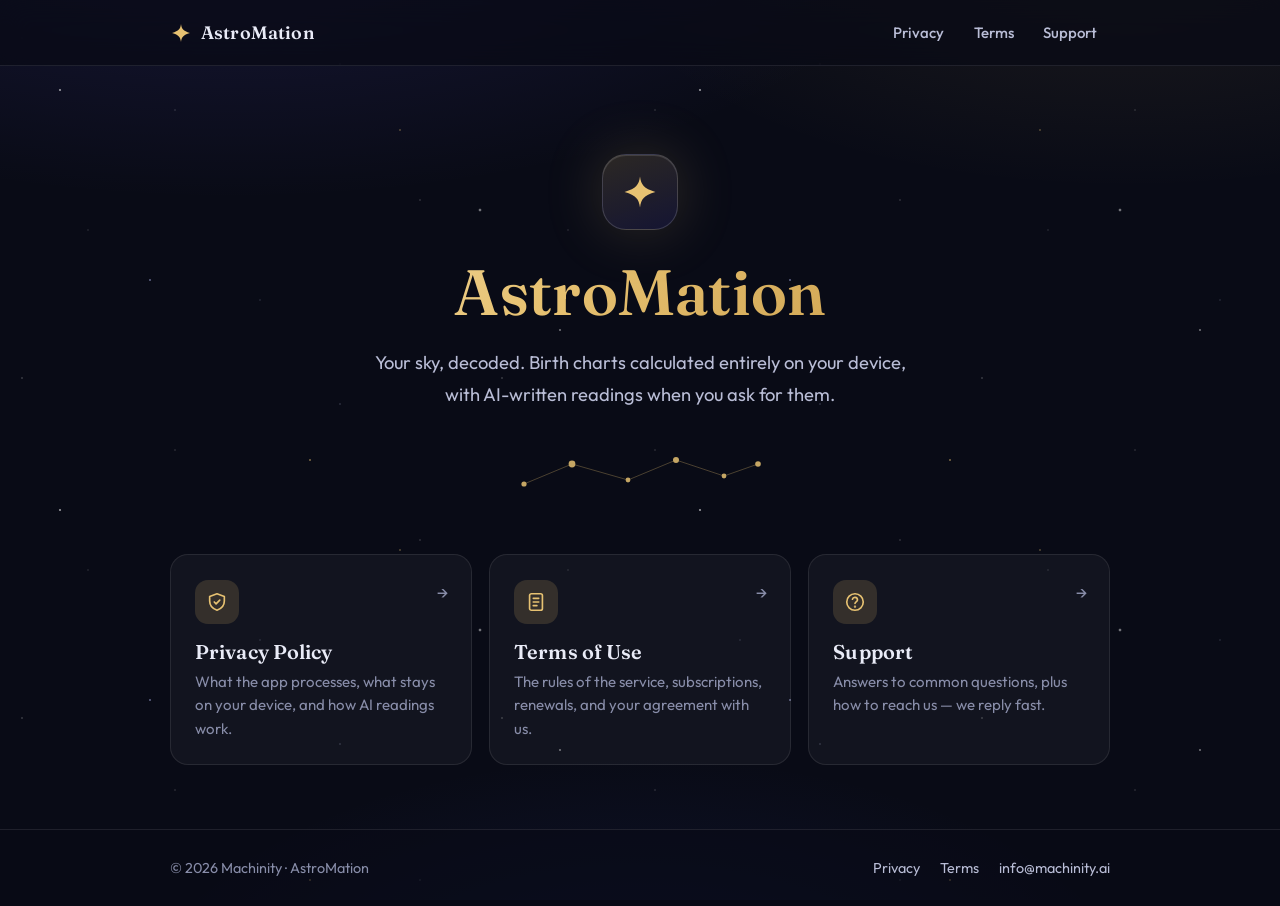
<file: index.html>
<!DOCTYPE html>
<html lang="en">
<head>
<meta charset="utf-8" />
<meta name="viewport" content="width=device-width, initial-scale=1" />
<title>AstroMation — Legal &amp; Support</title>
<meta name="description" content="Privacy Policy, Terms of Use, and Support for AstroMation — the astrology app that calculates your birth chart on your device." />
<meta property="og:title" content="AstroMation — Legal &amp; Support" />
<meta property="og:description" content="Privacy Policy, Terms of Use, and Support for the AstroMation astrology app." />
<meta name="theme-color" content="#090b16" />
<link rel="icon" type="image/svg+xml" href="favicon.svg" />
<link rel="preconnect" href="https://fonts.googleapis.com" />
<link rel="preconnect" href="https://fonts.gstatic.com" crossorigin />
<link href="https://fonts.googleapis.com/css2?family=Fraunces:opsz,wght@9..144,440;9..144,600&amp;family=Outfit:wght@400;500;600&amp;display=swap" rel="stylesheet" />
<link rel="stylesheet" href="styles.css" />
</head>
<body>
<div class="sky"></div>
<div class="stars-far"></div>
<div class="stars"></div>

<header class="site-header">
  <nav>
    <a class="brand" href="index.html" aria-label="AstroMation home">
      <svg width="22" height="22" viewBox="0 0 64 64" aria-hidden="true"><path fill="#e7c272" d="M32 6c2 14 6 20 26 26-20 6-24 12-26 26-2-14-6-20-26-26 20-6 24-12 26-26z"/></svg>
      AstroMation
    </a>
    <div class="nav-links">
      <a href="privacy.html">Privacy</a>
      <a href="terms.html">Terms</a>
      <a href="support.html">Support</a>
    </div>
  </nav>
</header>

<main>
  <section class="hero fade-in">
    <span class="mark" aria-hidden="true">
      <svg width="38" height="38" viewBox="0 0 64 64"><path fill="#e7c272" d="M32 6c2 14 6 20 26 26-20 6-24 12-26 26-2-14-6-20-26-26 20-6 24-12 26-26z"/></svg>
    </span>
    <h1>AstroMation</h1>
    <p class="tagline">Your sky, decoded. Birth charts calculated entirely on your device,
    with AI-written readings when you ask for them.</p>
    <svg class="constellation" width="260" height="48" viewBox="0 0 260 48" aria-hidden="true">
      <g stroke="rgba(231,194,114,.35)" stroke-width="1">
        <line x1="14" y1="34" x2="62" y2="14" /><line x1="62" y1="14" x2="118" y2="30" />
        <line x1="118" y1="30" x2="166" y2="10" /><line x1="166" y1="10" x2="214" y2="26" />
        <line x1="214" y1="26" x2="248" y2="14" />
      </g>
      <g fill="#e7c272">
        <circle cx="14" cy="34" r="2.6" /><circle cx="62" cy="14" r="3.4" />
        <circle cx="118" cy="30" r="2.4" /><circle cx="166" cy="10" r="3" />
        <circle cx="214" cy="26" r="2.4" /><circle cx="248" cy="14" r="2.8" />
      </g>
    </svg>
  </section>

  <section class="card-grid fade-in" aria-label="Legal documents and support">
    <a class="card" href="privacy.html">
      <span class="icon" aria-hidden="true">
        <svg width="22" height="22" viewBox="0 0 24 24" fill="none" stroke="currentColor" stroke-width="1.8" stroke-linecap="round" stroke-linejoin="round"><path d="M12 3l8 3v5c0 5-3.5 8.5-8 10-4.5-1.5-8-5-8-10V6l8-3z"/><path d="M9 12l2 2 4-4"/></svg>
      </span>
      <h2>Privacy Policy</h2>
      <p>What the app processes, what stays on your device, and how AI readings work.</p>
      <span class="go" aria-hidden="true">→</span>
    </a>
    <a class="card" href="terms.html">
      <span class="icon" aria-hidden="true">
        <svg width="22" height="22" viewBox="0 0 24 24" fill="none" stroke="currentColor" stroke-width="1.8" stroke-linecap="round" stroke-linejoin="round"><path d="M7 3h10a2 2 0 0 1 2 2v14a2 2 0 0 1-2 2H7a2 2 0 0 1-2-2V5a2 2 0 0 1 2-2z"/><path d="M9 8h6M9 12h6M9 16h4"/></svg>
      </span>
      <h2>Terms of Use</h2>
      <p>The rules of the service, subscriptions, renewals, and your agreement with us.</p>
      <span class="go" aria-hidden="true">→</span>
    </a>
    <a class="card" href="support.html">
      <span class="icon" aria-hidden="true">
        <svg width="22" height="22" viewBox="0 0 24 24" fill="none" stroke="currentColor" stroke-width="1.8" stroke-linecap="round" stroke-linejoin="round"><path d="M21 12a9 9 0 1 1-18 0 9 9 0 0 1 18 0z"/><path d="M9.2 9a2.8 2.8 0 0 1 5.5.7c0 1.8-2.7 2.3-2.7 3.8"/><circle cx="12" cy="17" r=".4" fill="currentColor"/></svg>
      </span>
      <h2>Support</h2>
      <p>Answers to common questions, plus how to reach us — we reply fast.</p>
      <span class="go" aria-hidden="true">→</span>
    </a>
  </section>
</main>

<footer class="site-footer">
  <div class="inner">
    <span>© 2026 Machinity · AstroMation</span>
    <div class="footer-links">
      <a href="privacy.html">Privacy</a>
      <a href="terms.html">Terms</a>
      <a href="mailto:info@machinity.ai">info@machinity.ai</a>
    </div>
  </div>
</footer>
</body>
</html>
</file>
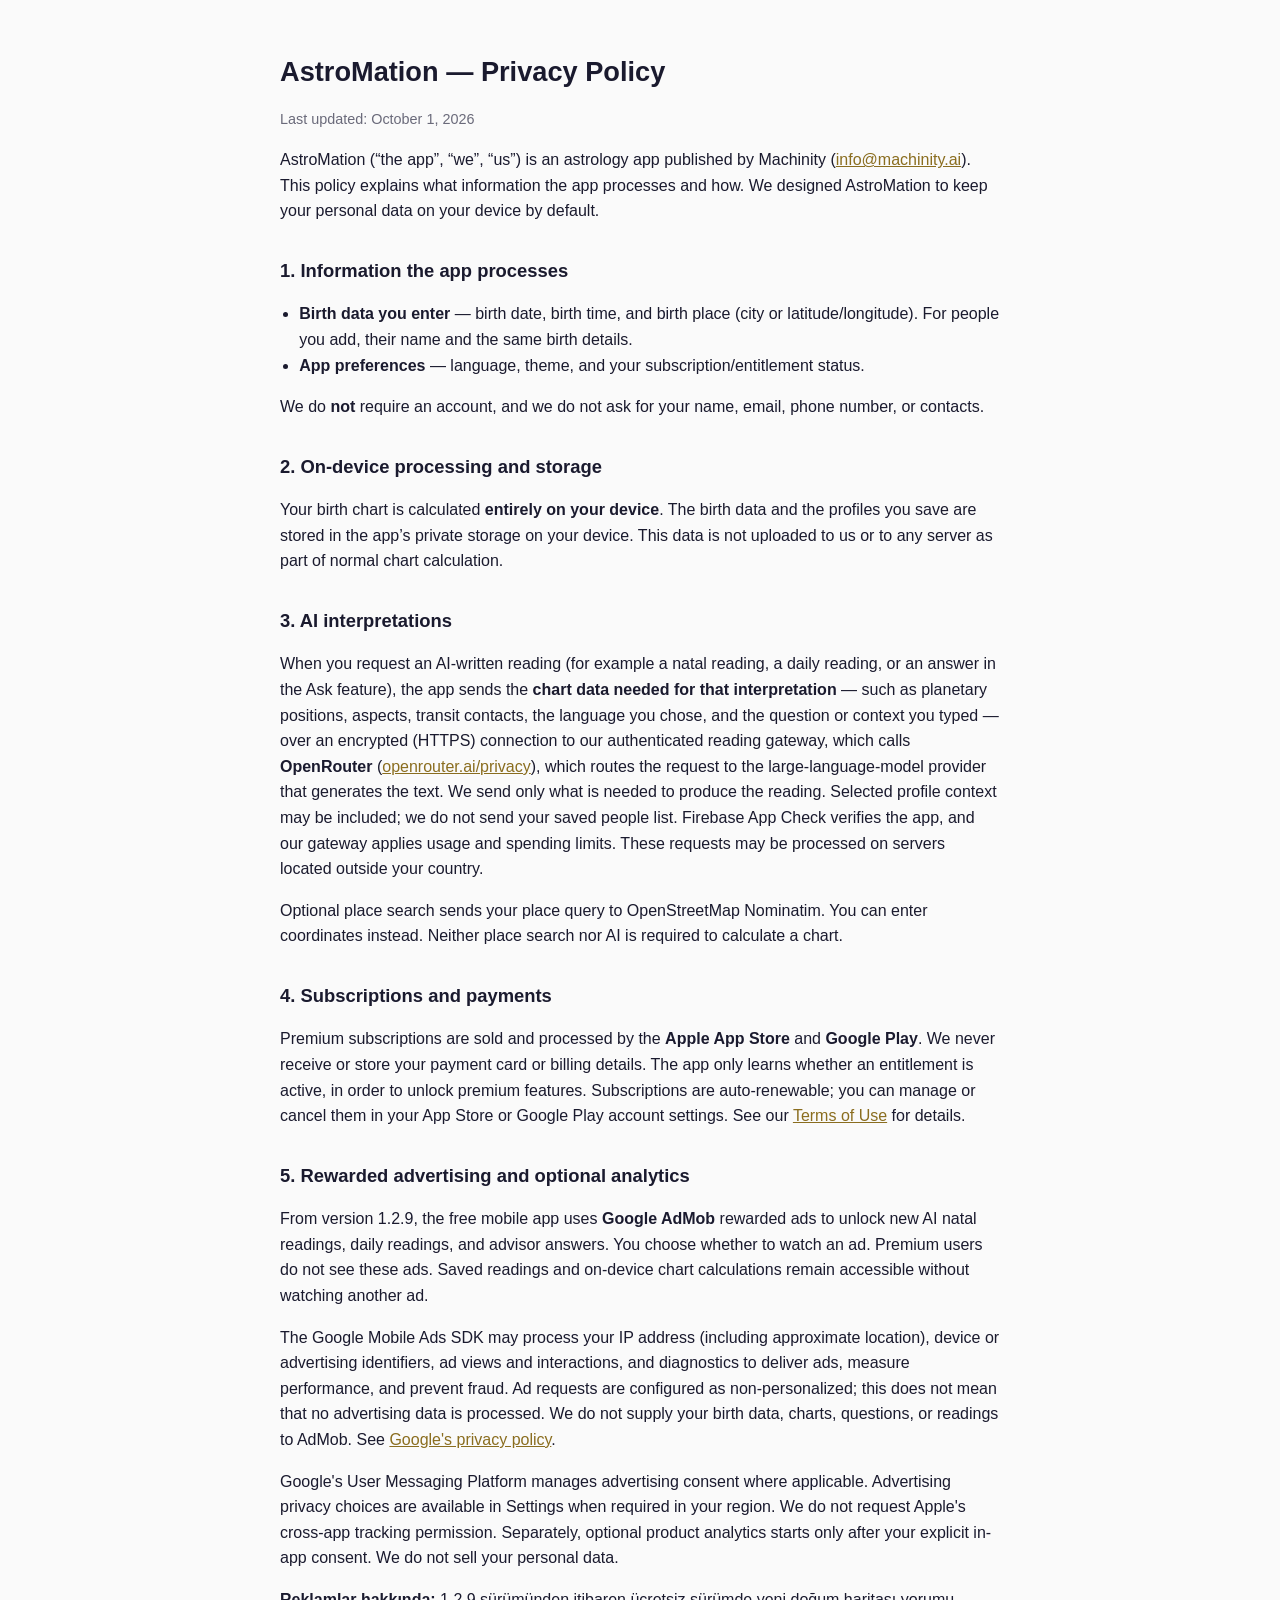
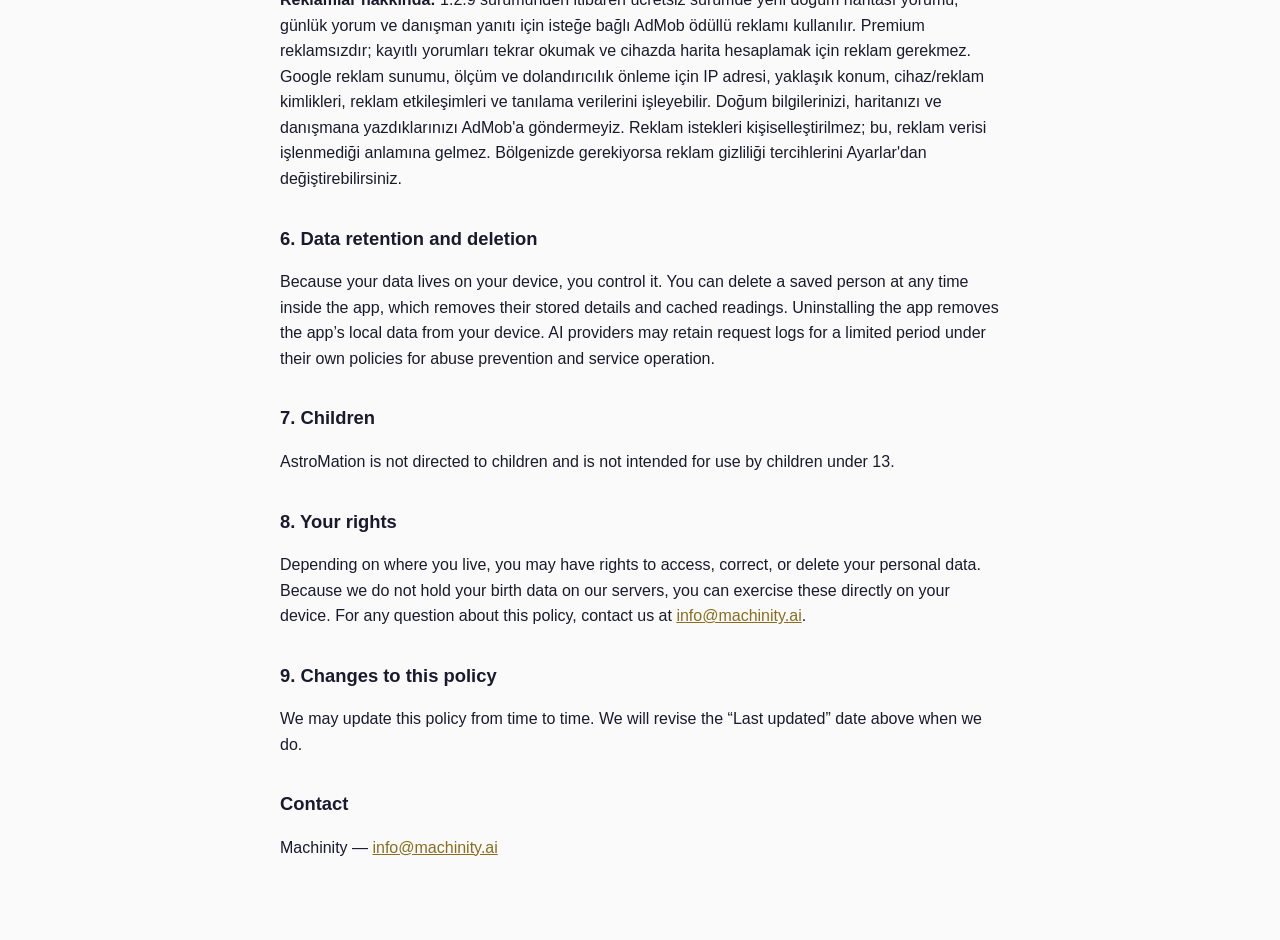
<file: privacy.html>
<!DOCTYPE html>
<html lang="en">
<head>
<meta charset="utf-8" />
<meta name="viewport" content="width=device-width, initial-scale=1" />
<title>AstroMation — Privacy Policy</title>
<style>
  :root { color-scheme: light dark; }
  body { font: 16px/1.6 -apple-system, BlinkMacSystemFont, "Segoe UI", Roboto, Helvetica, Arial, sans-serif;
         max-width: 720px; margin: 0 auto; padding: 32px 20px 64px; color: #1a1a2e; background: #fafafa; }
  @media (prefers-color-scheme: dark) { body { color: #e8e8f0; background: #12121c; } a { color: #c9a84c; } }
  h1 { font-size: 1.7rem; margin-bottom: .25rem; }
  h2 { font-size: 1.15rem; margin-top: 2rem; }
  .muted { color: #6a6a7a; font-size: .9rem; }
  a { color: #8a6d1f; }
  ul { padding-left: 1.2rem; }
  code { background: rgba(127,127,127,.15); padding: 0 .3em; border-radius: 4px; }
</style>
</head>
<body>
<h1>AstroMation — Privacy Policy</h1>
<p class="muted">Last updated: October 1, 2026</p>

<p>AstroMation (“the app”, “we”, “us”) is an astrology app published by Machinity
(<a href="mailto:info@machinity.ai">info@machinity.ai</a>). This policy explains what
information the app processes and how. We designed AstroMation to keep your personal
data on your device by default.</p>

<h2>1. Information the app processes</h2>
<ul>
  <li><strong>Birth data you enter</strong> — birth date, birth time, and birth place (city or
      latitude/longitude). For people you add, their name and the same birth details.</li>
  <li><strong>App preferences</strong> — language, theme, and your subscription/entitlement
      status.</li>
</ul>
<p>We do <strong>not</strong> require an account, and we do not ask for your name, email,
phone number, or contacts.</p>

<h2>2. On-device processing and storage</h2>
<p>Your birth chart is calculated <strong>entirely on your device</strong>. The birth data
and the profiles you save are stored in the app’s private storage on your device. This data
is not uploaded to us or to any server as part of normal chart calculation.</p>

<h2>3. AI interpretations</h2>
<p>When you request an AI-written reading (for example a natal reading, a daily reading, or an
answer in the Ask feature), the app sends the <strong>chart data needed for that
interpretation</strong> — such as planetary positions, aspects, transit contacts, the
language you chose, and the question or context you typed — over an encrypted (HTTPS)
connection to our authenticated reading gateway, which calls <strong>OpenRouter</strong>
(<a href="https://openrouter.ai/privacy">openrouter.ai/privacy</a>), which routes the request
to the large-language-model provider that generates the text. We send only what is needed to
produce the reading. Selected profile context may be included; we do not send your saved
people list. Firebase App Check verifies the app, and our gateway applies usage and spending
limits. These requests may be processed on servers located outside
your country.</p>

<p>Optional place search sends your place query to OpenStreetMap Nominatim. You can enter
coordinates instead. Neither place search nor AI is required to calculate a chart.</p>

<h2>4. Subscriptions and payments</h2>
<p>Premium subscriptions are sold and processed by the <strong>Apple App Store</strong> and
<strong>Google Play</strong>. We never receive or store your payment card or billing details.
The app only learns whether an entitlement is active, in order to unlock premium features.
Subscriptions are auto-renewable; you can manage or cancel them in your App Store or Google
Play account settings. See our <a href="terms.html">Terms of Use</a> for details.</p>

<h2>5. Rewarded advertising and optional analytics</h2>
<p>From version 1.2.9, the free mobile app uses <strong>Google AdMob</strong> rewarded ads
to unlock new AI natal readings, daily readings, and advisor answers. You choose whether to
watch an ad. Premium users do not see these ads. Saved readings and on-device chart
calculations remain accessible without watching another ad.</p>
<p>The Google Mobile Ads SDK may process your IP address (including approximate location),
device or advertising identifiers, ad views and interactions, and diagnostics to deliver
ads, measure performance, and prevent fraud. Ad requests are configured as non-personalized;
this does not mean that no advertising data is processed. We do not supply your birth data,
charts, questions, or readings to AdMob. See
<a href="https://policies.google.com/privacy">Google's privacy policy</a>.</p>
<p>Google's User Messaging Platform manages advertising consent where applicable. Advertising
privacy choices are available in Settings when required in your region. We do not request
Apple's cross-app tracking permission. Separately, optional product analytics starts only
after your explicit in-app consent. We do not sell your personal data.</p>
<p lang="tr"><strong>Reklamlar hakkında:</strong> 1.2.9 sürümünden itibaren ücretsiz
sürümde yeni doğum haritası yorumu, günlük yorum ve danışman yanıtı için isteğe bağlı AdMob
ödüllü reklamı kullanılır. Premium reklamsızdır; kayıtlı yorumları tekrar okumak ve cihazda
harita hesaplamak için reklam gerekmez. Google reklam sunumu, ölçüm ve dolandırıcılık önleme
için IP adresi, yaklaşık konum, cihaz/reklam kimlikleri, reklam etkileşimleri ve tanılama
verilerini işleyebilir. Doğum bilgilerinizi, haritanızı ve danışmana yazdıklarınızı AdMob'a
göndermeyiz. Reklam istekleri kişiselleştirilmez; bu, reklam verisi işlenmediği anlamına
gelmez. Bölgenizde gerekiyorsa reklam gizliliği tercihlerini Ayarlar'dan değiştirebilirsiniz.</p>

<h2>6. Data retention and deletion</h2>
<p>Because your data lives on your device, you control it. You can delete a saved person at any
time inside the app, which removes their stored details and cached readings. Uninstalling the
app removes the app’s local data from your device. AI providers may retain request logs for a
limited period under their own policies for abuse prevention and service operation.</p>

<h2>7. Children</h2>
<p>AstroMation is not directed to children and is not intended for use by children under 13.</p>

<h2>8. Your rights</h2>
<p>Depending on where you live, you may have rights to access, correct, or delete your personal
data. Because we do not hold your birth data on our servers, you can exercise these directly on
your device. For any question about this policy, contact us at
<a href="mailto:info@machinity.ai">info@machinity.ai</a>.</p>

<h2>9. Changes to this policy</h2>
<p>We may update this policy from time to time. We will revise the “Last updated” date above
when we do.</p>

<h2>Contact</h2>
<p>Machinity — <a href="mailto:info@machinity.ai">info@machinity.ai</a></p>
</body>
</html>
</file>
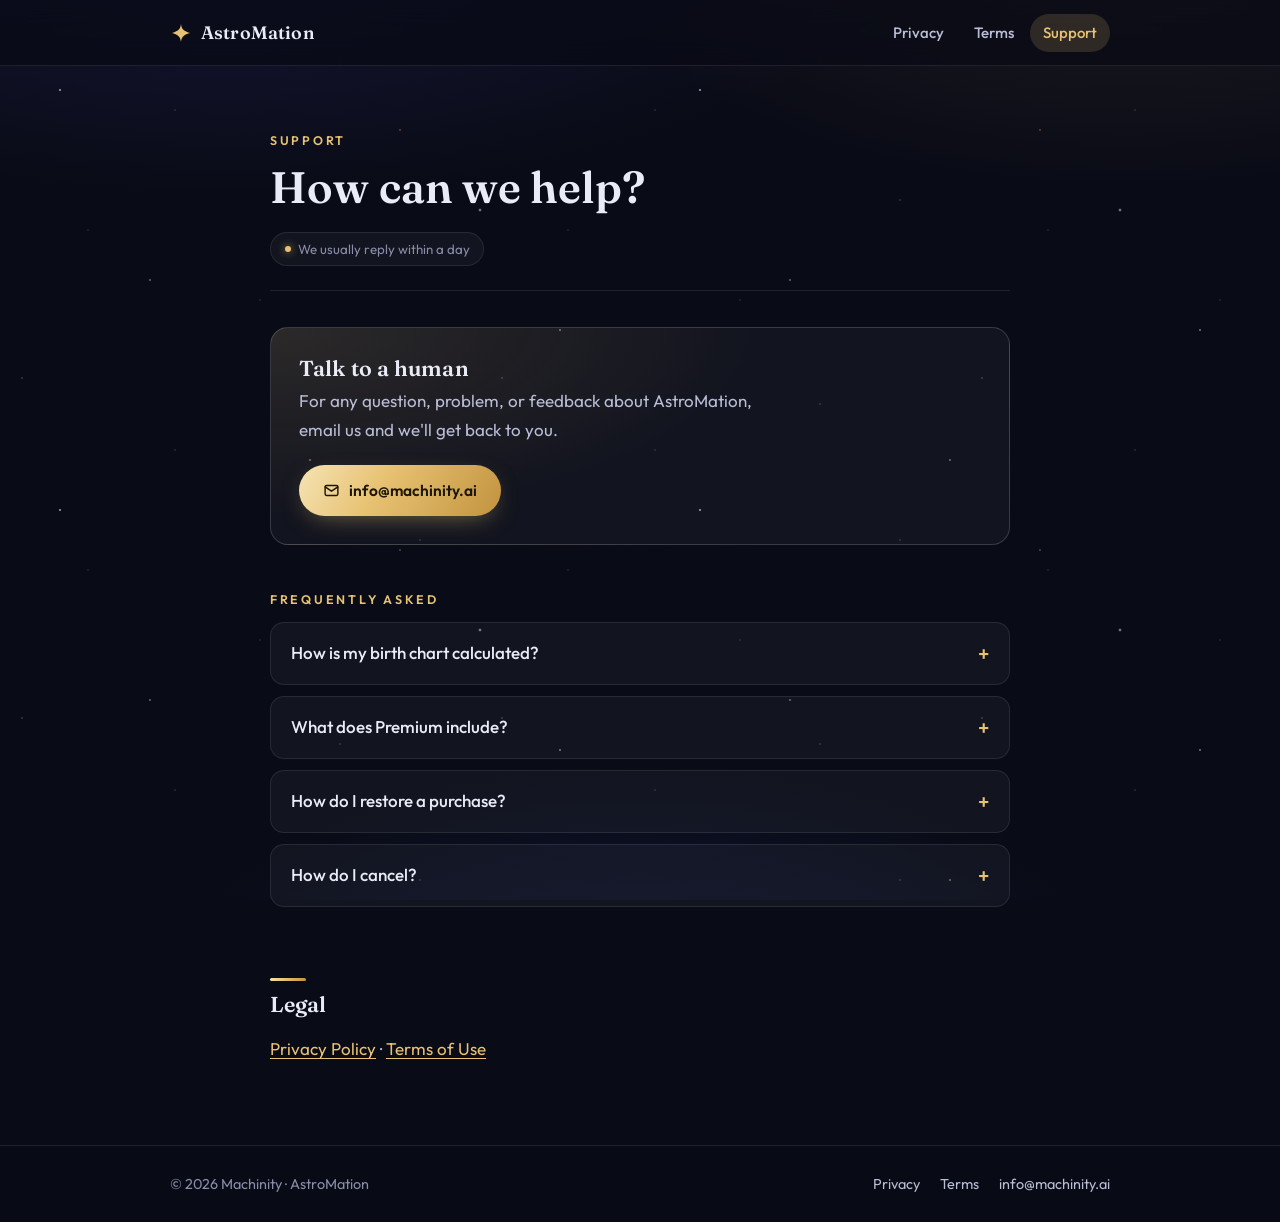
<file: support.html>
<!DOCTYPE html>
<html lang="en">
<head>
<meta charset="utf-8" />
<meta name="viewport" content="width=device-width, initial-scale=1" />
<title>Support — AstroMation</title>
<meta name="description" content="Get help with AstroMation: frequently asked questions about charts, Premium, purchases, and how to contact us." />
<meta property="og:title" content="Support — AstroMation" />
<meta property="og:description" content="Answers to common questions, plus how to reach us — we reply fast." />
<meta name="theme-color" content="#090b16" />
<link rel="icon" type="image/svg+xml" href="favicon.svg" />
<link rel="preconnect" href="https://fonts.googleapis.com" />
<link rel="preconnect" href="https://fonts.gstatic.com" crossorigin />
<link href="https://fonts.googleapis.com/css2?family=Fraunces:opsz,wght@9..144,440;9..144,600&amp;family=Outfit:wght@400;500;600&amp;display=swap" rel="stylesheet" />
<link rel="stylesheet" href="styles.css" />
</head>
<body>
<div class="sky"></div>
<div class="stars-far"></div>
<div class="stars"></div>

<header class="site-header">
  <nav>
    <a class="brand" href="index.html" aria-label="AstroMation home">
      <svg width="22" height="22" viewBox="0 0 64 64" aria-hidden="true"><path fill="#e7c272" d="M32 6c2 14 6 20 26 26-20 6-24 12-26 26-2-14-6-20-26-26 20-6 24-12 26-26z"/></svg>
      AstroMation
    </a>
    <div class="nav-links">
      <a href="privacy.html">Privacy</a>
      <a href="terms.html">Terms</a>
      <a href="support.html" aria-current="page">Support</a>
    </div>
  </nav>
</header>

<main class="doc fade-in">
  <header class="doc-head">
    <p class="eyebrow">Support</p>
    <h1>How can we help?</h1>
    <p class="updated">We usually reply within a day</p>
  </header>

  <div class="contact-card">
    <div>
      <h2>Talk to a human</h2>
      <p>For any question, problem, or feedback about AstroMation, email us and
      we'll get back to you.</p>
    </div>
    <a class="btn" href="mailto:info@machinity.ai">
      <svg width="17" height="17" viewBox="0 0 24 24" fill="none" stroke="currentColor" stroke-width="2" stroke-linecap="round" stroke-linejoin="round" aria-hidden="true"><rect x="3" y="5" width="18" height="14" rx="2"/><path d="M3 7l9 6 9-6"/></svg>
      info@machinity.ai
    </a>
  </div>

  <section class="faq" aria-label="Frequently asked questions">
    <p class="eyebrow">Frequently asked</p>

    <details>
      <summary>How is my birth chart calculated?</summary>
      <p>Entirely on your device, using a professional astronomy engine. Your birth data stays
      on your phone by default.</p>
    </details>

    <details>
      <summary>What does Premium include?</summary>
      <p>Unlimited daily readings and the Ask consultation chat. The natal birth chart is free
      for everyone. Premium is an auto-renewable subscription (monthly or yearly); manage or
      cancel anytime in your App Store account settings.</p>
    </details>

    <details>
      <summary>How do I restore a purchase?</summary>
      <p>Open Settings (the "More" tab) and tap "Restore purchase", or use "Restore" on the
      subscription screen.</p>
    </details>

    <details>
      <summary>How do I cancel?</summary>
      <p>On your iPhone: Settings → your name → Subscriptions → AstroMation → Cancel.</p>
    </details>
  </section>

  <article>
    <h2 id="legal">Legal</h2>
    <p><a href="privacy.html">Privacy Policy</a> · <a href="terms.html">Terms of Use</a></p>
  </article>
</main>

<footer class="site-footer">
  <div class="inner">
    <span>© 2026 Machinity · AstroMation</span>
    <div class="footer-links">
      <a href="privacy.html">Privacy</a>
      <a href="terms.html">Terms</a>
      <a href="mailto:info@machinity.ai">info@machinity.ai</a>
    </div>
  </div>
</footer>
</body>
</html>
</file>
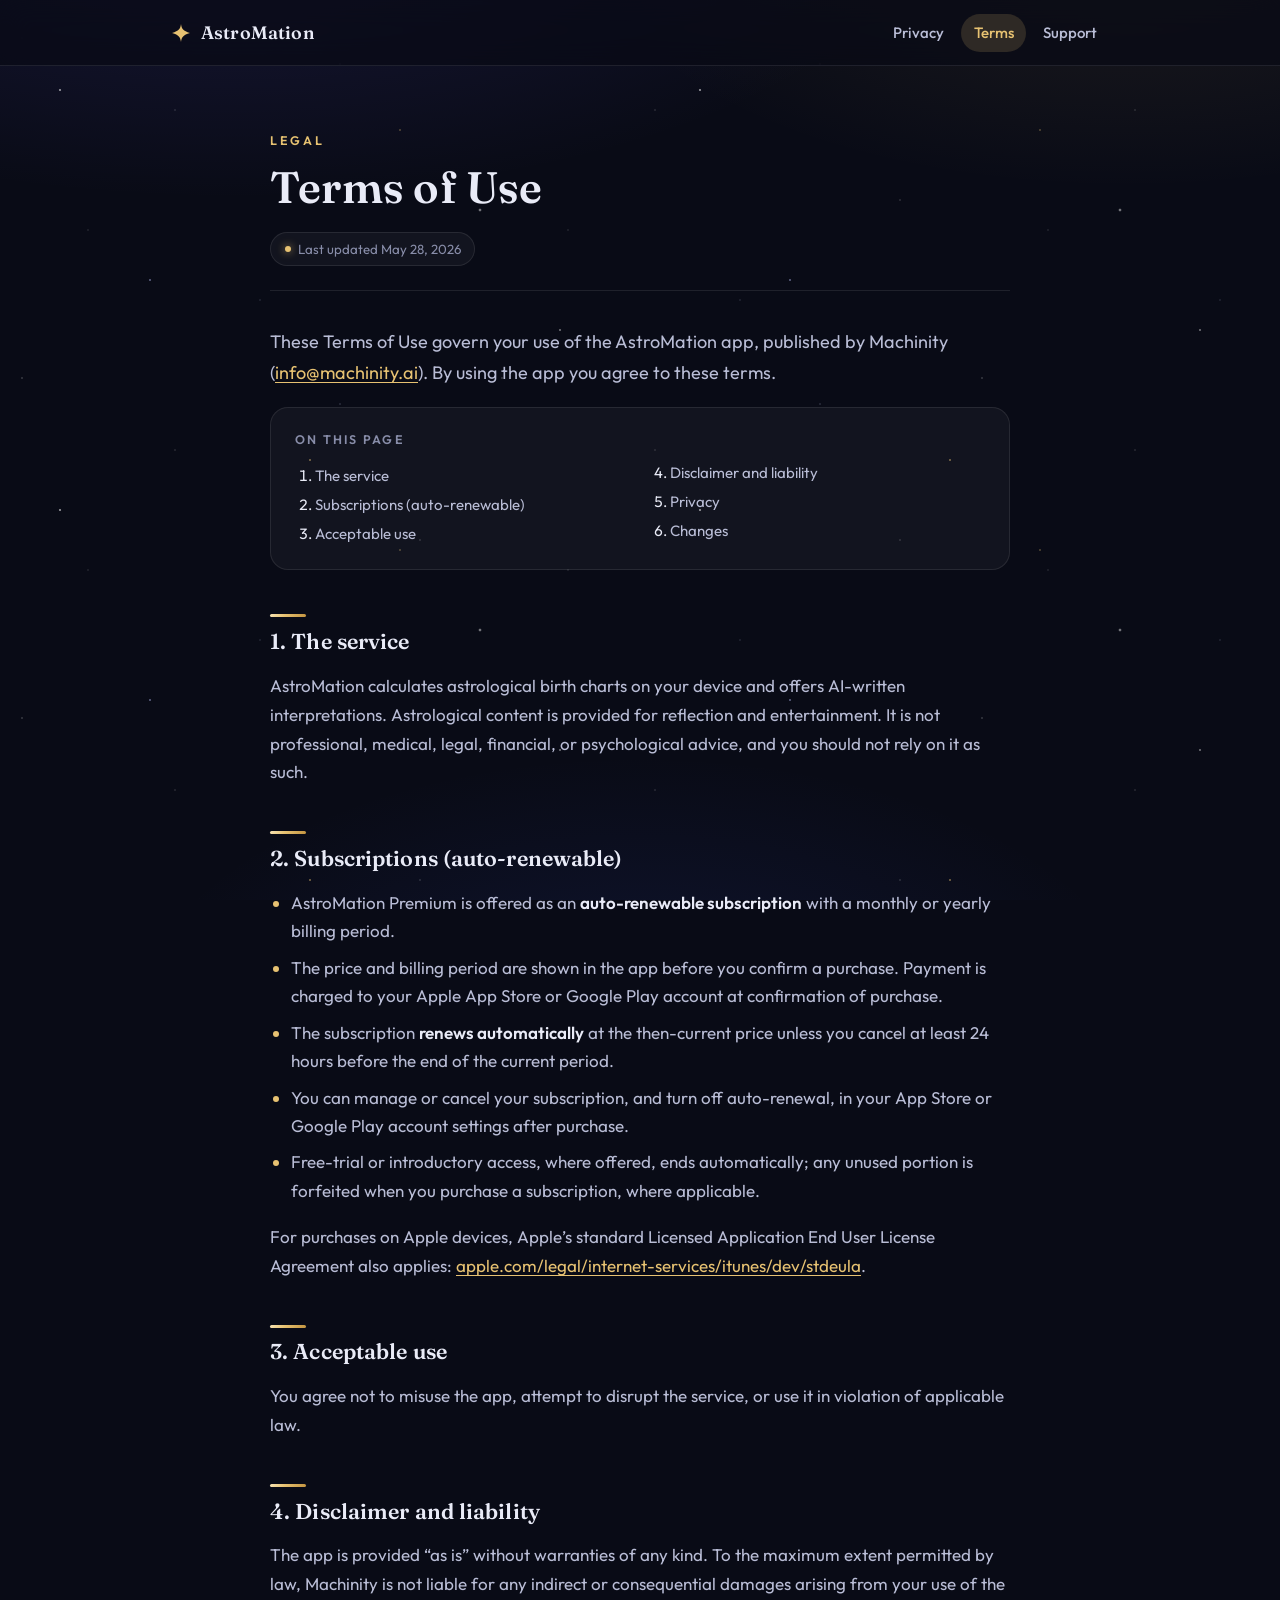
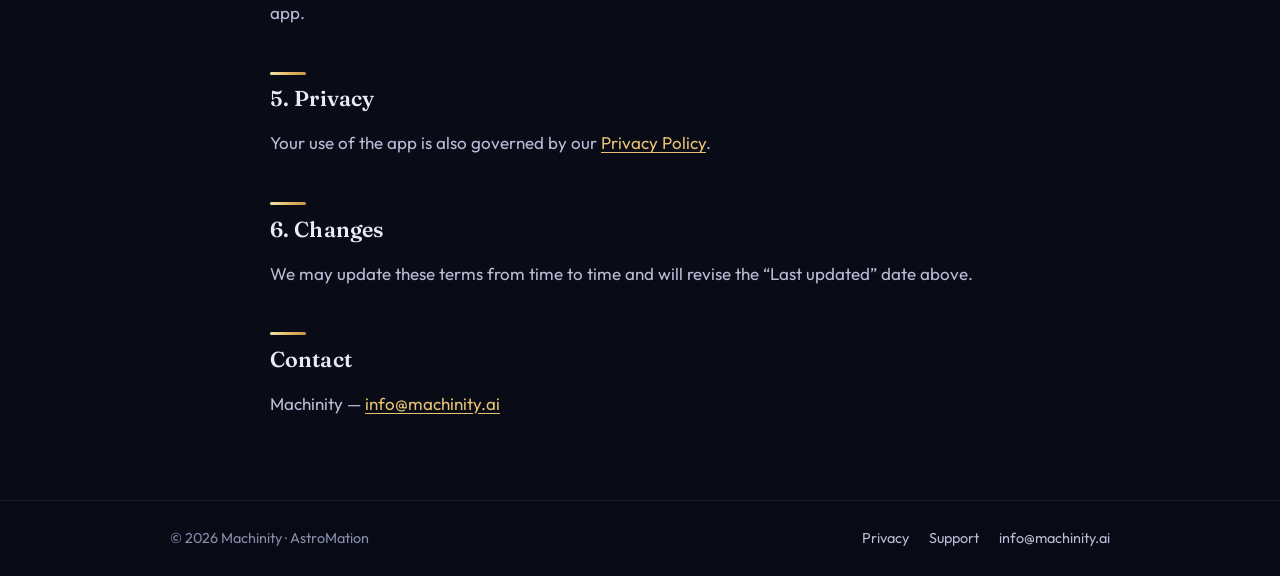
<file: terms.html>
<!DOCTYPE html>
<html lang="en">
<head>
<meta charset="utf-8" />
<meta name="viewport" content="width=device-width, initial-scale=1" />
<title>Terms of Use — AstroMation</title>
<meta name="description" content="Terms of Use for the AstroMation astrology app: the service, auto-renewable subscriptions, acceptable use, and liability." />
<meta property="og:title" content="Terms of Use — AstroMation" />
<meta property="og:description" content="The rules of the service, subscriptions, renewals, and your agreement with us." />
<meta name="theme-color" content="#090b16" />
<link rel="icon" type="image/svg+xml" href="favicon.svg" />
<link rel="preconnect" href="https://fonts.googleapis.com" />
<link rel="preconnect" href="https://fonts.gstatic.com" crossorigin />
<link href="https://fonts.googleapis.com/css2?family=Fraunces:opsz,wght@9..144,440;9..144,600&amp;family=Outfit:wght@400;500;600&amp;display=swap" rel="stylesheet" />
<link rel="stylesheet" href="styles.css" />
</head>
<body>
<div class="sky"></div>
<div class="stars-far"></div>
<div class="stars"></div>

<header class="site-header">
  <nav>
    <a class="brand" href="index.html" aria-label="AstroMation home">
      <svg width="22" height="22" viewBox="0 0 64 64" aria-hidden="true"><path fill="#e7c272" d="M32 6c2 14 6 20 26 26-20 6-24 12-26 26-2-14-6-20-26-26 20-6 24-12 26-26z"/></svg>
      AstroMation
    </a>
    <div class="nav-links">
      <a href="privacy.html">Privacy</a>
      <a href="terms.html" aria-current="page">Terms</a>
      <a href="support.html">Support</a>
    </div>
  </nav>
</header>

<main class="doc fade-in">
  <header class="doc-head">
    <p class="eyebrow">Legal</p>
    <h1>Terms of Use</h1>
    <p class="updated">Last updated May 28, 2026</p>
  </header>

  <p class="lede">These Terms of Use govern your use of the AstroMation app, published by Machinity
  (<a href="mailto:info@machinity.ai">info@machinity.ai</a>). By using the app you agree to
  these terms.</p>

  <nav class="toc" aria-label="Table of contents">
    <strong>On this page</strong>
    <ol>
      <li><a href="#service">The service</a></li>
      <li><a href="#subscriptions">Subscriptions (auto-renewable)</a></li>
      <li><a href="#acceptable-use">Acceptable use</a></li>
      <li><a href="#disclaimer">Disclaimer and liability</a></li>
      <li><a href="#privacy">Privacy</a></li>
      <li><a href="#changes">Changes</a></li>
    </ol>
  </nav>

  <article>
    <h2 id="service">1. The service</h2>
    <p>AstroMation calculates astrological birth charts on your device and offers AI-written
    interpretations. Astrological content is provided for reflection and entertainment. It is not
    professional, medical, legal, financial, or psychological advice, and you should not rely on it
    as such.</p>

    <h2 id="subscriptions">2. Subscriptions (auto-renewable)</h2>
    <ul>
      <li>AstroMation Premium is offered as an <strong>auto-renewable subscription</strong> with a
          monthly or yearly billing period.</li>
      <li>The price and billing period are shown in the app before you confirm a purchase. Payment
          is charged to your Apple App Store or Google Play account at confirmation of purchase.</li>
      <li>The subscription <strong>renews automatically</strong> at the then-current price unless you
          cancel at least 24 hours before the end of the current period.</li>
      <li>You can manage or cancel your subscription, and turn off auto-renewal, in your
          App Store or Google Play account settings after purchase.</li>
      <li>Free-trial or introductory access, where offered, ends automatically; any unused portion
          is forfeited when you purchase a subscription, where applicable.</li>
    </ul>
    <p>For purchases on Apple devices, Apple’s standard Licensed Application End User License
    Agreement also applies:
    <a href="https://www.apple.com/legal/internet-services/itunes/dev/stdeula/">apple.com/legal/internet-services/itunes/dev/stdeula</a>.</p>

    <h2 id="acceptable-use">3. Acceptable use</h2>
    <p>You agree not to misuse the app, attempt to disrupt the service, or use it in violation of
    applicable law.</p>

    <h2 id="disclaimer">4. Disclaimer and liability</h2>
    <p>The app is provided “as is” without warranties of any kind. To the maximum extent permitted
    by law, Machinity is not liable for any indirect or consequential damages arising from your use
    of the app.</p>

    <h2 id="privacy">5. Privacy</h2>
    <p>Your use of the app is also governed by our
    <a href="privacy.html">Privacy Policy</a>.</p>

    <h2 id="changes">6. Changes</h2>
    <p>We may update these terms from time to time and will revise the “Last updated” date above.</p>

    <h2 id="contact">Contact</h2>
    <p>Machinity — <a href="mailto:info@machinity.ai">info@machinity.ai</a></p>
  </article>
</main>

<footer class="site-footer">
  <div class="inner">
    <span>© 2026 Machinity · AstroMation</span>
    <div class="footer-links">
      <a href="privacy.html">Privacy</a>
      <a href="support.html">Support</a>
      <a href="mailto:info@machinity.ai">info@machinity.ai</a>
    </div>
  </div>
</footer>
</body>
</html>
</file>
<file: styles.css>
/* ============================================================
   AstroMation — shared design system
   Celestial dark theme · Fraunces display + Outfit body
   ============================================================ */

:root {
  color-scheme: dark;
  --bg: #090b16;
  --surface: rgba(255, 255, 255, 0.04);
  --surface-hover: rgba(255, 255, 255, 0.07);
  --border: rgba(255, 255, 255, 0.09);
  --border-strong: rgba(255, 255, 255, 0.16);
  --text: #e9ebf7;
  --text-soft: #b9bdd6;
  --text-muted: #888da9;
  --gold: #e7c272;
  --gold-soft: rgba(231, 194, 114, 0.16);
  --gold-grad: linear-gradient(120deg, #f6e3b4 0%, #e7c272 40%, #c2933f 100%);
  --indigo: #8a90ff;
  --radius: 18px;
  --font-display: "Fraunces", Georgia, "Times New Roman", serif;
  --font-body: "Outfit", -apple-system, BlinkMacSystemFont, "Segoe UI", Roboto, sans-serif;
}

* { box-sizing: border-box; }

html { scroll-behavior: smooth; }
@media (prefers-reduced-motion: reduce) {
  html { scroll-behavior: auto; }
  *, *::before, *::after { animation: none !important; transition: none !important; }
}

body {
  margin: 0;
  min-height: 100dvh;
  display: flex;
  flex-direction: column;
  font: 400 1.0625rem/1.7 var(--font-body);
  color: var(--text);
  background: var(--bg);
  -webkit-font-smoothing: antialiased;
  text-rendering: optimizeLegibility;
}

::selection { background: rgba(231, 194, 114, 0.3); }

/* ---------- Night sky backdrop ---------- */

.sky {
  position: fixed;
  inset: 0;
  z-index: -3;
  background:
    radial-gradient(ellipse 90% 55% at 18% -12%, rgba(110, 96, 255, 0.16), transparent 62%),
    radial-gradient(ellipse 70% 45% at 88% -6%, rgba(231, 194, 114, 0.09), transparent 60%),
    radial-gradient(ellipse 65% 50% at 50% 115%, rgba(58, 84, 220, 0.14), transparent 62%),
    var(--bg);
}

.stars, .stars-far {
  position: fixed;
  inset: 0;
  z-index: -2;
  background-repeat: repeat;
  pointer-events: none;
}

.stars-far {
  background-image:
    radial-gradient(1px 1px at 22px 38px, rgba(255, 255, 255, 0.50), transparent),
    radial-gradient(1px 1px at 175px 110px, rgba(255, 255, 255, 0.32), transparent),
    radial-gradient(1px 1px at 340px 64px, rgba(214, 220, 255, 0.42), transparent),
    radial-gradient(1px 1px at 88px 230px, rgba(255, 255, 255, 0.26), transparent),
    radial-gradient(1px 1px at 420px 200px, rgba(255, 255, 255, 0.38), transparent),
    radial-gradient(1px 1px at 260px 300px, rgba(214, 220, 255, 0.30), transparent);
  background-size: 480px 340px;
}

.stars {
  background-image:
    radial-gradient(1.6px 1.6px at 60px 90px, rgba(255, 255, 255, 0.85), transparent),
    radial-gradient(1.4px 1.4px at 310px 40px, rgba(231, 194, 114, 0.80), transparent),
    radial-gradient(1.8px 1.8px at 480px 210px, rgba(255, 255, 255, 0.70), transparent),
    radial-gradient(1.4px 1.4px at 150px 280px, rgba(190, 198, 255, 0.75), transparent),
    radial-gradient(1.6px 1.6px at 560px 330px, rgba(255, 255, 255, 0.60), transparent),
    radial-gradient(1.3px 1.3px at 400px 130px, rgba(231, 194, 114, 0.55), transparent);
  background-size: 640px 420px;
  animation: twinkle 7s ease-in-out infinite alternate;
}

@keyframes twinkle {
  from { opacity: 0.45; }
  to   { opacity: 1; }
}

/* ---------- Header ---------- */

.site-header {
  position: sticky;
  top: 0;
  z-index: 10;
  backdrop-filter: blur(14px);
  -webkit-backdrop-filter: blur(14px);
  background: rgba(9, 11, 22, 0.72);
  border-bottom: 1px solid var(--border);
}

.site-header nav {
  max-width: 980px;
  margin: 0 auto;
  padding: 0.85rem 1.25rem;
  display: flex;
  align-items: center;
  justify-content: space-between;
  gap: 1rem;
}

.brand {
  display: inline-flex;
  align-items: center;
  gap: 0.55rem;
  font: 600 1.125rem/1 var(--font-display);
  letter-spacing: 0.01em;
  color: var(--text);
  text-decoration: none;
}

.brand svg { flex: none; }

.nav-links {
  display: flex;
  gap: 0.25rem;
}

.nav-links a {
  color: var(--text-soft);
  text-decoration: none;
  font-size: 0.9375rem;
  font-weight: 500;
  padding: 0.4rem 0.8rem;
  border-radius: 999px;
  transition: color 0.2s, background 0.2s;
}

.nav-links a:hover { color: var(--text); background: var(--surface-hover); }

@media (max-width: 420px) {
  .site-header nav { padding-inline: 0.9rem; }
  .brand { font-size: 1rem; }
  .nav-links a { padding: 0.35rem 0.55rem; font-size: 0.875rem; }
}

.nav-links a[aria-current="page"] {
  color: var(--gold);
  background: var(--gold-soft);
}

/* ---------- Layout ---------- */

main {
  flex: 1;
  width: 100%;
  max-width: 980px;
  margin: 0 auto;
  padding: 0 1.25rem;
}

main.doc { max-width: 780px; }

.fade-in { animation: rise 0.7s cubic-bezier(0.22, 1, 0.36, 1) both; }

@keyframes rise {
  from { opacity: 0; transform: translateY(14px); }
  to   { opacity: 1; transform: none; }
}

/* ---------- Type ---------- */

h1, h2, h3 {
  font-family: var(--font-display);
  font-weight: 600;
  line-height: 1.2;
  letter-spacing: 0.005em;
}

a { color: var(--gold); text-underline-offset: 3px; }
a:hover { color: #f3dca2; }

.eyebrow {
  margin: 0 0 0.6rem;
  font-size: 0.78rem;
  font-weight: 600;
  letter-spacing: 0.22em;
  text-transform: uppercase;
  color: var(--gold);
}

/* ---------- Hero (index) ---------- */

.hero {
  text-align: center;
  padding: 5.5rem 0 3.5rem;
}

.hero .mark {
  display: inline-grid;
  place-items: center;
  width: 76px;
  height: 76px;
  margin-bottom: 1.5rem;
  border-radius: 24px;
  background: linear-gradient(160deg, rgba(231, 194, 114, 0.16), rgba(110, 96, 255, 0.12));
  border: 1px solid var(--border-strong);
  box-shadow: 0 0 60px rgba(231, 194, 114, 0.18), inset 0 1px 0 rgba(255, 255, 255, 0.12);
}

.hero h1 {
  margin: 0;
  font-size: clamp(2.6rem, 7vw, 4rem);
  background: var(--gold-grad);
  -webkit-background-clip: text;
  background-clip: text;
  color: transparent;
}

.hero .tagline {
  margin: 1rem auto 0;
  max-width: 34rem;
  font-size: 1.15rem;
  color: var(--text-soft);
}

.constellation {
  display: block;
  margin: 2.5rem auto 0;
  opacity: 0.85;
}

/* ---------- Cards ---------- */

.card-grid {
  display: grid;
  grid-template-columns: repeat(auto-fit, minmax(240px, 1fr));
  gap: 1.1rem;
  padding-bottom: 4rem;
}

.card {
  position: relative;
  display: block;
  padding: 1.6rem 1.5rem 1.5rem;
  border-radius: var(--radius);
  background: var(--surface);
  border: 1px solid var(--border);
  text-decoration: none;
  color: var(--text);
  transition: transform 0.25s cubic-bezier(0.22, 1, 0.36, 1), border-color 0.25s, background 0.25s, box-shadow 0.25s;
}

a.card:hover {
  transform: translateY(-4px);
  background: var(--surface-hover);
  border-color: rgba(231, 194, 114, 0.45);
  box-shadow: 0 18px 44px -18px rgba(0, 0, 0, 0.7), 0 0 0 1px rgba(231, 194, 114, 0.12);
}

.card .icon {
  display: inline-grid;
  place-items: center;
  width: 44px;
  height: 44px;
  margin-bottom: 1rem;
  border-radius: 13px;
  background: var(--gold-soft);
  color: var(--gold);
}

.card h2 {
  margin: 0 0 0.35rem;
  font-size: 1.25rem;
}

.card p {
  margin: 0;
  font-size: 0.94rem;
  color: var(--text-muted);
  line-height: 1.55;
}

.card .go {
  position: absolute;
  top: 1.5rem;
  right: 1.4rem;
  color: var(--text-muted);
  transition: color 0.2s, transform 0.25s;
}

a.card:hover .go { color: var(--gold); transform: translateX(3px); }

/* ---------- Document pages ---------- */

.doc-head {
  padding: 4rem 0 1.5rem;
  border-bottom: 1px solid var(--border);
  margin-bottom: 2.25rem;
}

.doc-head h1 {
  margin: 0;
  font-size: clamp(2rem, 5vw, 2.75rem);
}

.updated {
  display: inline-flex;
  align-items: center;
  gap: 0.45rem;
  margin: 1.1rem 0 0;
  padding: 0.32rem 0.85rem;
  border-radius: 999px;
  border: 1px solid var(--border);
  background: var(--surface);
  font-size: 0.83rem;
  color: var(--text-muted);
}

.updated::before {
  content: "";
  width: 6px;
  height: 6px;
  border-radius: 50%;
  background: var(--gold);
  box-shadow: 0 0 8px rgba(231, 194, 114, 0.8);
}

.lede {
  font-size: 1.13rem;
  color: var(--text-soft);
}

.toc {
  margin: 0 0 2.5rem;
  padding: 1.3rem 1.5rem;
  border-radius: var(--radius);
  background: var(--surface);
  border: 1px solid var(--border);
}

.toc strong {
  display: block;
  margin-bottom: 0.6rem;
  font-size: 0.78rem;
  font-weight: 600;
  letter-spacing: 0.18em;
  text-transform: uppercase;
  color: var(--text-muted);
}

.toc ol {
  margin: 0;
  padding: 0 0 0 1.25rem;
  columns: 2;
  column-gap: 2.5rem;
  font-size: 0.94rem;
}

.toc li { margin: 0.22rem 0; break-inside: avoid; }

.toc a { color: var(--text-soft); text-decoration: none; }
.toc a:hover { color: var(--gold); }

@media (max-width: 560px) { .toc ol { columns: 1; } }

article h2 {
  position: relative;
  margin: 2.75rem 0 0.9rem;
  padding-top: 0.9rem;
  font-size: 1.35rem;
  scroll-margin-top: 5.5rem;
}

article h2::before {
  content: "";
  position: absolute;
  top: 0;
  left: 0;
  width: 2.25rem;
  height: 3px;
  border-radius: 3px;
  background: var(--gold-grad);
}

article p, article li { color: var(--text-soft); }
article strong { color: var(--text); font-weight: 600; }

article ul {
  padding-left: 1.3rem;
}

article li { margin: 0.45rem 0; }
article li::marker { color: var(--gold); }

article {
  padding-bottom: 4rem;
}

/* ---------- Support page ---------- */

.contact-card {
  display: flex;
  flex-wrap: wrap;
  align-items: center;
  justify-content: space-between;
  gap: 1.25rem;
  margin: 0 0 2.75rem;
  padding: 1.75rem 1.75rem;
  border-radius: var(--radius);
  background:
    radial-gradient(120% 160% at 0% 0%, rgba(231, 194, 114, 0.12), transparent 55%),
    var(--surface);
  border: 1px solid var(--border-strong);
}

.contact-card h2 {
  margin: 0 0 0.3rem;
  font-size: 1.35rem;
}

.contact-card p {
  margin: 0;
  color: var(--text-soft);
  max-width: 30rem;
}

.btn {
  display: inline-flex;
  align-items: center;
  gap: 0.55rem;
  flex: none;
  padding: 0.78rem 1.5rem;
  border-radius: 999px;
  background: var(--gold-grad);
  color: #1d1505;
  font-weight: 600;
  font-size: 0.97rem;
  text-decoration: none;
  box-shadow: 0 8px 26px -10px rgba(231, 194, 114, 0.55);
  transition: transform 0.2s, box-shadow 0.2s, filter 0.2s;
}

.btn:hover {
  transform: translateY(-2px);
  filter: brightness(1.06);
  box-shadow: 0 12px 32px -10px rgba(231, 194, 114, 0.65);
  color: #1d1505;
}

.faq { padding-bottom: 1rem; }

.faq details {
  margin: 0.7rem 0;
  border-radius: 14px;
  background: var(--surface);
  border: 1px solid var(--border);
  overflow: hidden;
  transition: border-color 0.2s, background 0.2s;
}

.faq details[open] {
  border-color: rgba(231, 194, 114, 0.35);
  background: var(--surface-hover);
}

.faq summary {
  display: flex;
  align-items: center;
  justify-content: space-between;
  gap: 1rem;
  padding: 1rem 1.25rem;
  cursor: pointer;
  font-weight: 500;
  color: var(--text);
  list-style: none;
}

.faq summary::-webkit-details-marker { display: none; }

.faq summary::after {
  content: "+";
  flex: none;
  font-size: 1.3rem;
  line-height: 1;
  color: var(--gold);
  transition: transform 0.25s;
}

.faq details[open] summary::after { transform: rotate(45deg); }

.faq details p {
  margin: 0;
  padding: 0 1.25rem 1.1rem;
  color: var(--text-soft);
}

/* ---------- Footer ---------- */

.site-footer {
  margin-top: auto;
  border-top: 1px solid var(--border);
  background: rgba(9, 11, 22, 0.6);
}

.site-footer .inner {
  max-width: 980px;
  margin: 0 auto;
  padding: 1.6rem 1.25rem;
  display: flex;
  flex-wrap: wrap;
  align-items: center;
  justify-content: space-between;
  gap: 0.75rem 1.5rem;
  font-size: 0.9rem;
  color: var(--text-muted);
}

.site-footer a { color: var(--text-soft); text-decoration: none; }
.site-footer a:hover { color: var(--gold); }

.footer-links { display: flex; gap: 1.25rem; }

/* ---------- Print: legal docs on clean white ---------- */

@media print {
  :root { color-scheme: light; }
  body { background: #fff; color: #111; font-size: 11.5pt; }
  .sky, .stars, .stars-far, .site-header, .site-footer, .toc { display: none; }
  main { max-width: 100%; padding: 0; }
  .doc-head { padding-top: 0; border-color: #ccc; }
  h1, h2, article p, article li, .lede, .updated { color: #111 !important; }
  a { color: #111; }
  article h2::before { background: #111; }
  .updated { border-color: #ccc; background: none; }
  .updated::before { background: #555; box-shadow: none; }
}
</file>
